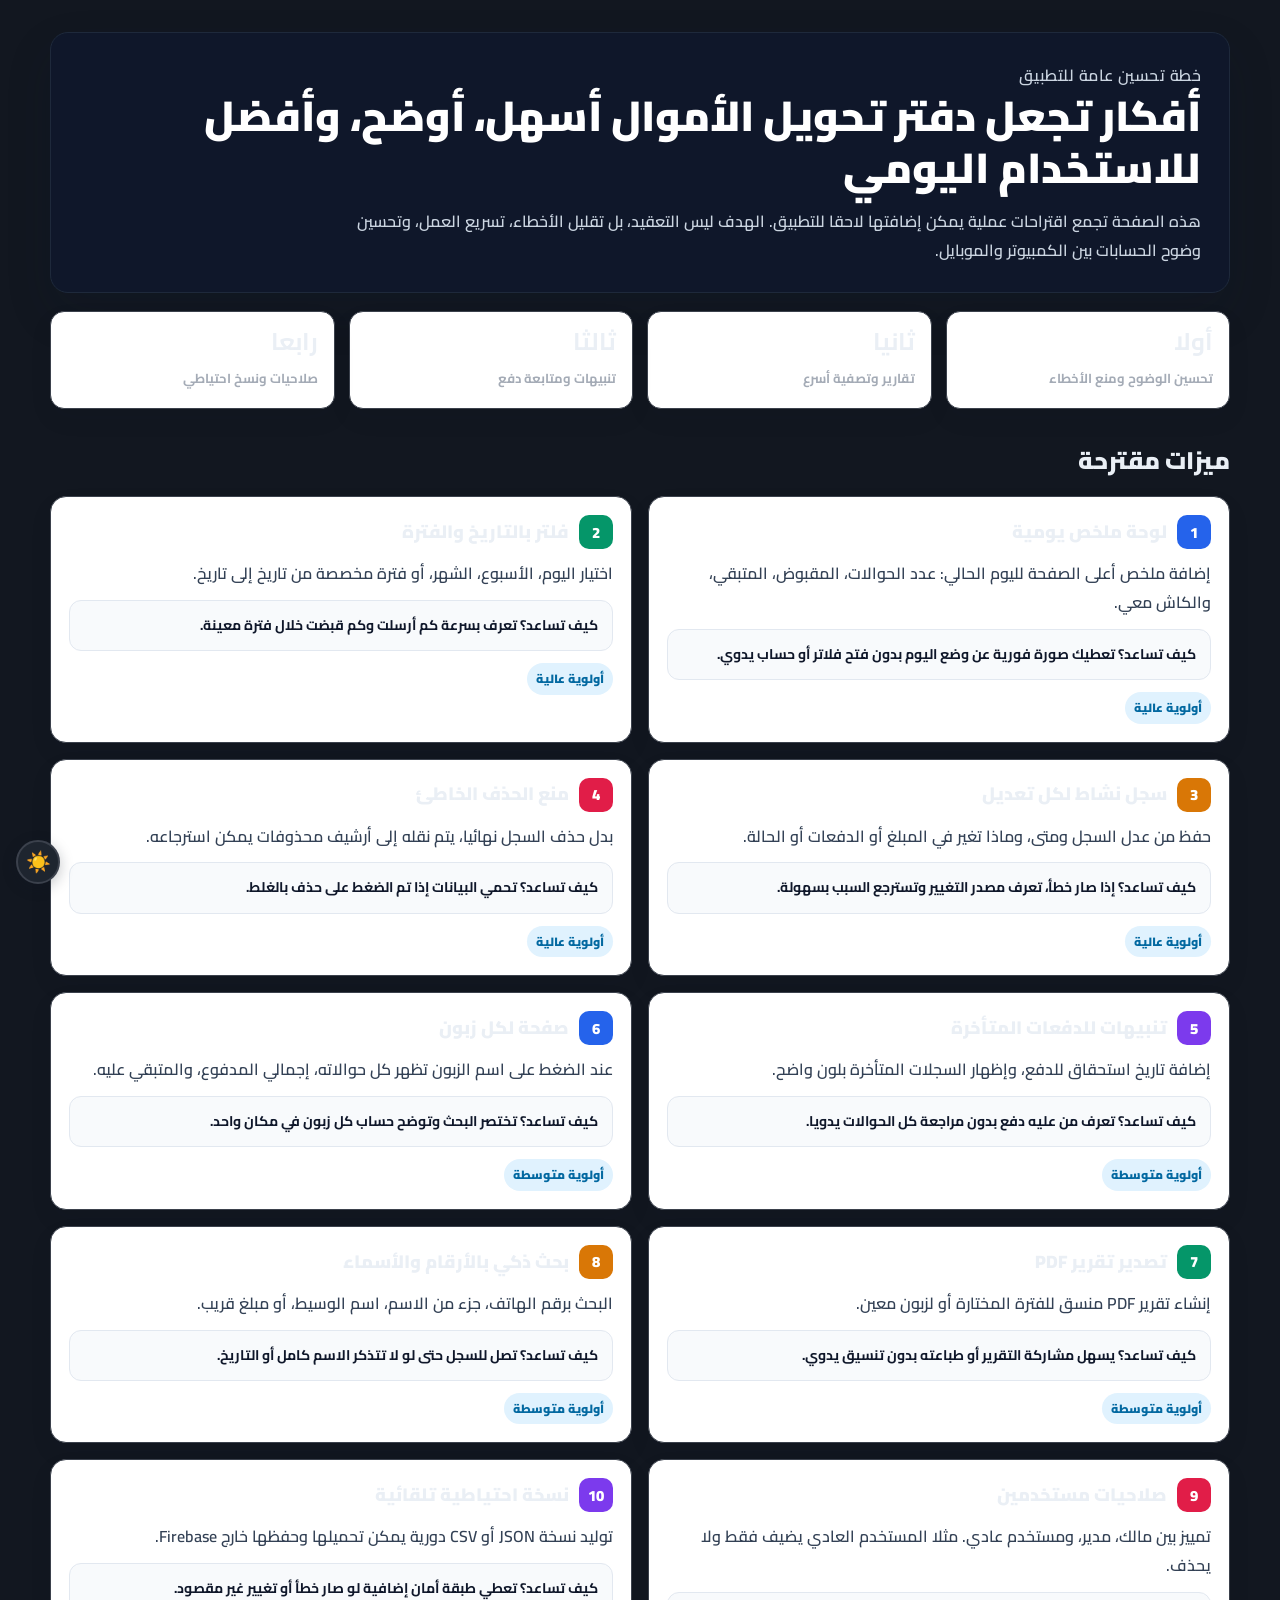
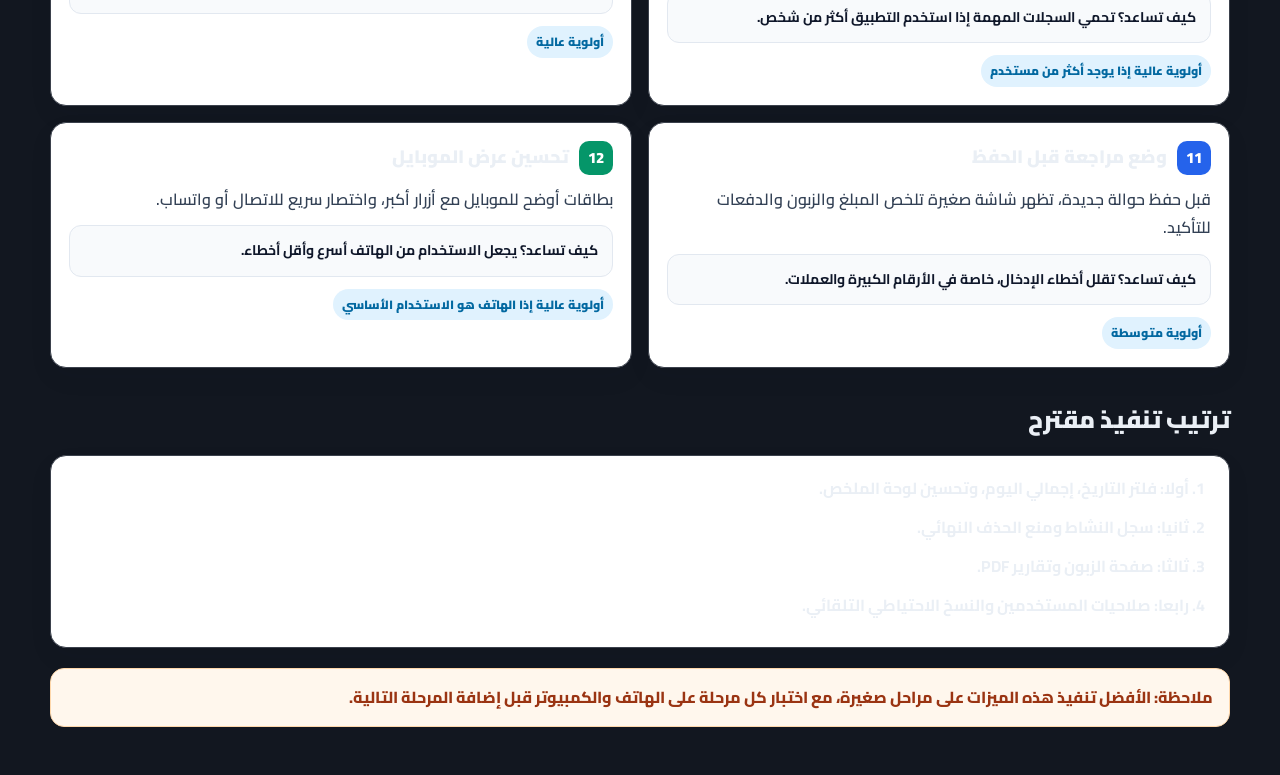
<file: future-improvements.html>
<!DOCTYPE html>
<html lang="ar" dir="rtl">
<head>
    <meta charset="UTF-8">
    <meta name="viewport" content="width=device-width, initial-scale=1.0">
    <link rel="icon" href="data:image/svg+xml,%3Csvg xmlns=%27http://www.w3.org/2000/svg%27 viewBox=%270 0 100 100%27%3E%3Crect width=%27100%27 height=%27100%27 rx=%2722%27 fill=%27%2310b981%27/%3E%3Ctext x=%2750%27 y=%2772%27 font-size=%2770%27 text-anchor=%27middle%27 fill=%27white%27%3E%E2%82%AC%3C/text%3E%3C/svg%3E">
    <title>أفكار تطوير دفتر تحويل الأموال</title>
    <link rel="preconnect" href="https://fonts.googleapis.com">
    <link rel="preconnect" href="https://fonts.gstatic.com" crossorigin>
    <link href="https://fonts.googleapis.com/css2?family=Cairo:wght@400;600;700;800;900&display=swap" rel="stylesheet">
    <style>
        :root {
            --bg: #f4f7fb;
            --card: #ffffff;
            --ink: #0f172a;
            --muted: #64748b;
            --line: #dbe4f0;
            --blue: #2563eb;
            --emerald: #059669;
            --amber: #d97706;
            --rose: #e11d48;
            --violet: #7c3aed;
        }

        * { box-sizing: border-box; }
        body {
            margin: 0;
            font-family: "Cairo", Arial, sans-serif;
            background: var(--bg);
            color: var(--ink);
            line-height: 1.8;
        }

        .page {
            width: min(1180px, calc(100% - 32px));
            margin: 0 auto;
            padding: 32px 0 48px;
        }

        .hero {
            background: #0f172a;
            color: white;
            border-radius: 18px;
            padding: 28px;
            border: 1px solid #1e293b;
            box-shadow: 0 20px 45px rgba(15, 23, 42, .16);
        }

        .eyebrow {
            margin: 0 0 8px;
            color: #93c5fd;
            font-size: 13px;
            font-weight: 800;
            letter-spacing: .03em;
        }

        h1, h2, h3, p { margin-top: 0; }
        h1 {
            margin-bottom: 12px;
            font-size: clamp(26px, 4vw, 42px);
            line-height: 1.25;
            font-weight: 900;
        }

        .hero p {
            max-width: 860px;
            margin-bottom: 0;
            color: #cbd5e1;
            font-size: 16px;
            font-weight: 600;
        }

        .summary {
            display: grid;
            grid-template-columns: repeat(4, minmax(0, 1fr));
            gap: 14px;
            margin: 18px 0 24px;
        }

        .metric {
            background: var(--card);
            border: 1px solid var(--line);
            border-radius: 14px;
            padding: 16px;
            box-shadow: 0 10px 25px rgba(15, 23, 42, .06);
        }

        .metric strong {
            display: block;
            font-size: 24px;
            line-height: 1.2;
            margin-bottom: 6px;
        }

        .metric span {
            color: var(--muted);
            font-size: 13px;
            font-weight: 700;
        }

        .section-title {
            margin: 30px 0 14px;
            font-size: 24px;
            font-weight: 900;
        }

        .grid {
            display: grid;
            grid-template-columns: repeat(2, minmax(0, 1fr));
            gap: 16px;
        }

        .feature {
            background: var(--card);
            border: 1px solid var(--line);
            border-radius: 16px;
            padding: 18px;
            box-shadow: 0 10px 25px rgba(15, 23, 42, .06);
        }

        .feature h3 {
            display: flex;
            align-items: center;
            gap: 10px;
            margin-bottom: 10px;
            font-size: 18px;
            font-weight: 900;
        }

        .tag {
            display: inline-flex;
            align-items: center;
            justify-content: center;
            min-width: 34px;
            height: 34px;
            border-radius: 10px;
            color: white;
            font-size: 15px;
            font-weight: 900;
        }

        .blue { background: var(--blue); }
        .emerald { background: var(--emerald); }
        .amber { background: var(--amber); }
        .rose { background: var(--rose); }
        .violet { background: var(--violet); }

        .feature p {
            margin-bottom: 12px;
            color: #334155;
            font-weight: 600;
        }

        .helps {
            margin: 0;
            padding: 12px 14px;
            background: #f8fafc;
            border: 1px solid #e2e8f0;
            border-radius: 12px;
            color: #0f172a;
            font-size: 14px;
            font-weight: 700;
        }

        .priority {
            display: inline-block;
            margin-top: 12px;
            padding: 5px 9px;
            border-radius: 999px;
            background: #e0f2fe;
            color: #0369a1;
            font-size: 12px;
            font-weight: 900;
        }

        .roadmap {
            background: white;
            border: 1px solid var(--line);
            border-radius: 16px;
            padding: 18px;
            box-shadow: 0 10px 25px rgba(15, 23, 42, .06);
        }

        .roadmap ol {
            margin: 0;
            padding: 0 22px 0 0;
        }

        .roadmap li {
            margin-bottom: 10px;
            font-weight: 700;
        }

        .note {
            margin-top: 20px;
            padding: 14px 16px;
            border-radius: 14px;
            background: #fff7ed;
            border: 1px solid #fed7aa;
            color: #9a3412;
            font-weight: 800;
        }

        @media (max-width: 860px) {
            .summary, .grid { grid-template-columns: 1fr; }
            .page { width: min(100% - 22px, 1180px); padding-top: 18px; }
            .hero { padding: 22px; }
        }
    </style>
    <link rel="stylesheet" href="./theme.css">
    <script src="./theme.js"></script>
</head>
<body>
    <main class="page">
        <section class="hero">
            <p class="eyebrow">خطة تحسين عامة للتطبيق</p>
            <h1>أفكار تجعل دفتر تحويل الأموال أسهل، أوضح، وأفضل للاستخدام اليومي</h1>
            <p>
                هذه الصفحة تجمع اقتراحات عملية يمكن إضافتها لاحقا للتطبيق. الهدف ليس التعقيد، بل تقليل الأخطاء،
                تسريع العمل، وتحسين وضوح الحسابات بين الكمبيوتر والموبايل.
            </p>
        </section>

        <section class="summary" aria-label="ملخص الأولويات">
            <div class="metric">
                <strong>أولا</strong>
                <span>تحسين الوضوح ومنع الأخطاء</span>
            </div>
            <div class="metric">
                <strong>ثانيا</strong>
                <span>تقارير وتصفية أسرع</span>
            </div>
            <div class="metric">
                <strong>ثالثا</strong>
                <span>تنبيهات ومتابعة دفع</span>
            </div>
            <div class="metric">
                <strong>رابعا</strong>
                <span>صلاحيات ونسخ احتياطي</span>
            </div>
        </section>

        <h2 class="section-title">ميزات مقترحة</h2>

        <section class="grid">
            <article class="feature">
                <h3><span class="tag blue">1</span> لوحة ملخص يومية</h3>
                <p>إضافة ملخص أعلى الصفحة لليوم الحالي: عدد الحوالات، المقبوض، المتبقي، والكاش معي.</p>
                <div class="helps">كيف تساعد؟ تعطيك صورة فورية عن وضع اليوم بدون فتح فلاتر أو حساب يدوي.</div>
                <span class="priority">أولوية عالية</span>
            </article>

            <article class="feature">
                <h3><span class="tag emerald">2</span> فلتر بالتاريخ والفترة</h3>
                <p>اختيار اليوم، الأسبوع، الشهر، أو فترة مخصصة من تاريخ إلى تاريخ.</p>
                <div class="helps">كيف تساعد؟ تعرف بسرعة كم أرسلت وكم قبضت خلال فترة معينة.</div>
                <span class="priority">أولوية عالية</span>
            </article>

            <article class="feature">
                <h3><span class="tag amber">3</span> سجل نشاط لكل تعديل</h3>
                <p>حفظ من عدل السجل ومتى، وماذا تغير في المبلغ أو الدفعات أو الحالة.</p>
                <div class="helps">كيف تساعد؟ إذا صار خطأ، تعرف مصدر التغيير وتسترجع السبب بسهولة.</div>
                <span class="priority">أولوية عالية</span>
            </article>

            <article class="feature">
                <h3><span class="tag rose">4</span> منع الحذف الخاطئ</h3>
                <p>بدل حذف السجل نهائيا، يتم نقله إلى أرشيف محذوفات يمكن استرجاعه.</p>
                <div class="helps">كيف تساعد؟ تحمي البيانات إذا تم الضغط على حذف بالغلط.</div>
                <span class="priority">أولوية عالية</span>
            </article>

            <article class="feature">
                <h3><span class="tag violet">5</span> تنبيهات للدفعات المتأخرة</h3>
                <p>إضافة تاريخ استحقاق للدفع، وإظهار السجلات المتأخرة بلون واضح.</p>
                <div class="helps">كيف تساعد؟ تعرف من عليه دفع بدون مراجعة كل الحوالات يدويا.</div>
                <span class="priority">أولوية متوسطة</span>
            </article>

            <article class="feature">
                <h3><span class="tag blue">6</span> صفحة لكل زبون</h3>
                <p>عند الضغط على اسم الزبون تظهر كل حوالاته، إجمالي المدفوع، والمتبقي عليه.</p>
                <div class="helps">كيف تساعد؟ تختصر البحث وتوضح حساب كل زبون في مكان واحد.</div>
                <span class="priority">أولوية متوسطة</span>
            </article>

            <article class="feature">
                <h3><span class="tag emerald">7</span> تصدير تقرير PDF</h3>
                <p>إنشاء تقرير PDF منسق للفترة المختارة أو لزبون معين.</p>
                <div class="helps">كيف تساعد؟ يسهل مشاركة التقرير أو طباعته بدون تنسيق يدوي.</div>
                <span class="priority">أولوية متوسطة</span>
            </article>

            <article class="feature">
                <h3><span class="tag amber">8</span> بحث ذكي بالأرقام والأسماء</h3>
                <p>البحث برقم الهاتف، جزء من الاسم، اسم الوسيط، أو مبلغ قريب.</p>
                <div class="helps">كيف تساعد؟ تصل للسجل حتى لو لا تتذكر الاسم كامل أو التاريخ.</div>
                <span class="priority">أولوية متوسطة</span>
            </article>

            <article class="feature">
                <h3><span class="tag rose">9</span> صلاحيات مستخدمين</h3>
                <p>تمييز بين مالك، مدير، ومستخدم عادي. مثلا المستخدم العادي يضيف فقط ولا يحذف.</p>
                <div class="helps">كيف تساعد؟ تحمي السجلات المهمة إذا استخدم التطبيق أكثر من شخص.</div>
                <span class="priority">أولوية عالية إذا يوجد أكثر من مستخدم</span>
            </article>

            <article class="feature">
                <h3><span class="tag violet">10</span> نسخة احتياطية تلقائية</h3>
                <p>توليد نسخة JSON أو CSV دورية يمكن تحميلها وحفظها خارج Firebase.</p>
                <div class="helps">كيف تساعد؟ تعطي طبقة أمان إضافية لو صار خطأ أو تغيير غير مقصود.</div>
                <span class="priority">أولوية عالية</span>
            </article>

            <article class="feature">
                <h3><span class="tag blue">11</span> وضع مراجعة قبل الحفظ</h3>
                <p>قبل حفظ حوالة جديدة، تظهر شاشة صغيرة تلخص المبلغ والزبون والدفعات للتأكيد.</p>
                <div class="helps">كيف تساعد؟ تقلل أخطاء الإدخال، خاصة في الأرقام الكبيرة والعملات.</div>
                <span class="priority">أولوية متوسطة</span>
            </article>

            <article class="feature">
                <h3><span class="tag emerald">12</span> تحسين عرض الموبايل</h3>
                <p>بطاقات أوضح للموبايل مع أزرار أكبر، واختصار سريع للاتصال أو واتساب.</p>
                <div class="helps">كيف تساعد؟ يجعل الاستخدام من الهاتف أسرع وأقل أخطاء.</div>
                <span class="priority">أولوية عالية إذا الهاتف هو الاستخدام الأساسي</span>
            </article>
        </section>

        <h2 class="section-title">ترتيب تنفيذ مقترح</h2>
        <section class="roadmap">
            <ol>
                <li>أولا: فلتر التاريخ، إجمالي اليوم، وتحسين لوحة الملخص.</li>
                <li>ثانيا: سجل النشاط ومنع الحذف النهائي.</li>
                <li>ثالثا: صفحة الزبون وتقارير PDF.</li>
                <li>رابعا: صلاحيات المستخدمين والنسخ الاحتياطي التلقائي.</li>
            </ol>
        </section>

        <div class="note">
            ملاحظة: الأفضل تنفيذ هذه الميزات على مراحل صغيرة، مع اختبار كل مرحلة على الهاتف والكمبيوتر قبل إضافة المرحلة التالية.
        </div>
    </main>
</body>
</html>
</file>
<file: theme.css>
/* ==========================================================================
   Theme: Nexus-AI (light default + dark), sky-blue accent.

   HOW IT IS CONTROLLED
   - Same structure as Nexus-AI css/style.css: light tokens in :root, dark tokens
     in html[data-theme="dark"]. The "Nexus-AI base palette" tokens below are
     copied from there; to follow a Nexus-AI palette change, paste its two
     blocks over the ones here. Everything else on the page derives from tokens.
   - theme.js sets data-theme and injects the switch (remembered in localStorage).
   - Screen only: printed receipts and reports keep their own white styling.
   ========================================================================== */
@media screen {
  /* ---------- LIGHT (default) ---------- */
  :root {
    /* Nexus-AI base palette (light) */
    --bg:        oklch(0.98 0.005 255);
    --bg-2:      oklch(0.965 0.006 255);
    --panel:     oklch(1 0 0);
    --panel-2:   oklch(0.95 0.008 255);
    --text:      oklch(0.26 0.03 260);
    --muted:     oklch(0.47 0.03 260);
    --dim:       oklch(0.62 0.025 260);
    --line:      oklch(0.90 0.012 255);
    --line-soft: oklch(0.94 0.008 255);
    --accent:    oklch(0.70 0.14 233);
    --accent-2:  oklch(0.60 0.14 233);
    --accent-bg: oklch(0.70 0.14 233 / 0.14);
    --warm-ink:  oklch(0.99 0.01 255);

    /* App-only tokens (light) */
    --accent-solid: oklch(0.55 0.14 233);
    --accent-ink:   oklch(0.55 0.14 233);   /* blue text on tinted surfaces */
    --accent-line:  oklch(0.70 0.14 233 / 0.45);
    --chrome-bg:    oklch(0.26 0.03 260);   /* header + table head */
    --chrome-btn:   oklch(0.33 0.03 260);
    --chrome-btn-2: oklch(0.40 0.03 260);
    --chrome-line:  oklch(0.42 0.03 260);
    --chrome-text:  oklch(0.94 0.01 255);
    --chrome-muted: oklch(0.80 0.02 258);
    --ok-bg:   oklch(0.95 0.05 160);  --ok-line:   oklch(0.84 0.09 160);  --ok-text:   oklch(0.40 0.11 160);
    --warn-bg: oklch(0.96 0.06 85);   --warn-line: oklch(0.84 0.11 80);   --warn-text: oklch(0.45 0.11 70);
    --bad-bg:  oklch(0.95 0.04 20);   --bad-line:  oklch(0.84 0.09 20);   --bad-text:  oklch(0.46 0.16 22);
    --priv-bg: oklch(0.95 0.04 300);  --priv-line: oklch(0.84 0.09 300);  --priv-text: oklch(0.42 0.14 300);
    color-scheme: light;
  }

  /* ---------- DARK (Nexus-AI dark) ---------- */
  html[data-theme="dark"] {
    /* Nexus-AI base palette (dark) */
    --bg:        oklch(0.205 0.018 260);
    --bg-2:      oklch(0.238 0.020 260);
    --panel:     oklch(0.262 0.022 260);
    --panel-2:   oklch(0.300 0.024 260);
    --text:      oklch(0.95 0.010 255);
    --muted:     oklch(0.74 0.018 258);
    --dim:       oklch(0.60 0.018 258);
    --line:      oklch(0.375 0.020 260);
    --line-soft: oklch(0.320 0.016 260);
    --accent:    oklch(0.74 0.15 233);
    --accent-2:  oklch(0.64 0.15 233);
    --accent-bg: oklch(0.74 0.15 233 / 0.18);
    --warm-ink:  oklch(0.16 0.02 260);

    /* App-only tokens (dark) */
    --accent-solid: oklch(0.52 0.14 233);
    --accent-ink:   oklch(0.80 0.12 233);
    --accent-line:  oklch(0.74 0.15 233 / 0.45);
    --chrome-bg:    oklch(0.238 0.020 260);
    --chrome-btn:   oklch(0.262 0.022 260);
    --chrome-btn-2: oklch(0.300 0.024 260);
    --chrome-line:  oklch(0.375 0.020 260);
    --chrome-text:  oklch(0.95 0.010 255);
    --chrome-muted: oklch(0.74 0.018 258);
    --ok-bg:   oklch(0.36 0.07 160 / 0.55);  --ok-line:   oklch(0.52 0.10 160 / 0.6);  --ok-text:   oklch(0.84 0.14 160);
    --warn-bg: oklch(0.36 0.07 75 / 0.55);   --warn-line: oklch(0.55 0.11 75 / 0.6);   --warn-text: oklch(0.86 0.14 80);
    --bad-bg:  oklch(0.34 0.09 20 / 0.55);   --bad-line:  oklch(0.52 0.13 20 / 0.6);   --bad-text:  oklch(0.82 0.14 22);
    --priv-bg: oklch(0.35 0.08 300 / 0.55);  --priv-line: oklch(0.52 0.11 300 / 0.6);  --priv-text: oklch(0.85 0.12 300);
    color-scheme: dark;
  }

  /* ======================================================================
     Rules below only use tokens, so they work for both themes.
     ====================================================================== */

  /* ---------- Page + scrollbars ---------- */
  html, body, body.bg-slate-100 { background: var(--bg) !important; color: var(--text) !important; }
  ::-webkit-scrollbar-track { background: var(--bg-2) !important; }
  ::-webkit-scrollbar-thumb { background: var(--line) !important; }
  ::-webkit-scrollbar-thumb:hover { background: var(--dim) !important; }

  /* ---------- Surfaces ---------- */
  .bg-white { background-color: var(--panel) !important; }
  .bg-slate-50 { background-color: var(--bg-2) !important; }
  .bg-slate-100, .bg-slate-100\/80 { background-color: var(--panel-2) !important; }
  .bg-slate-200 { background-color: var(--line-soft) !important; }
  .bg-slate-300 { background-color: var(--line) !important; }
  /* header + table head + their buttons */
  .bg-slate-900 { background-color: var(--chrome-bg) !important; }
  .bg-slate-800 { background-color: var(--chrome-btn) !important; }
  .bg-slate-700 { background-color: var(--chrome-btn-2) !important; }
  .hover\:bg-slate-700:hover, .hover\:bg-slate-800:hover { background-color: var(--chrome-btn-2) !important; }
  .text-slate-200 { color: var(--chrome-text) !important; }
  .text-slate-300 { color: var(--chrome-muted) !important; }
  .border-slate-700, .border-slate-800 { border-color: var(--chrome-line) !important; }

  /* ---------- Text ---------- */
  .text-slate-950, .text-slate-900, .text-slate-800 { color: var(--text) !important; }
  .text-slate-700, .text-slate-600, .text-slate-500 { color: var(--muted) !important; }
  .text-slate-400 { color: var(--dim) !important; }

  /* ---------- Borders ---------- */
  .border-slate-100, .divide-slate-100 > * + * { border-color: var(--line-soft) !important; }
  .border-slate-200, .border-slate-300 { border-color: var(--line) !important; }

  /* ---------- Inputs ---------- */
  input, select, textarea { color: var(--text); }
  input.bg-white, select.bg-white, textarea.bg-white { background-color: var(--bg-2) !important; }
  input::placeholder, textarea::placeholder { color: var(--dim) !important; }
  select option { background: var(--panel); color: var(--text); }

  /* ---------- Accent (was emerald): buttons, focus, highlights ---------- */
  .bg-emerald-400, .bg-emerald-500, .bg-green-500 { background-color: var(--accent) !important; }
  .bg-emerald-600, .bg-emerald-700, .bg-green-600 { background-color: var(--accent-solid) !important; }
  .bg-emerald-500\/20 { background-color: var(--accent-bg) !important; }
  .hover\:bg-emerald-400:hover, .hover\:bg-emerald-500:hover { background-color: var(--accent-2) !important; }
  .hover\:bg-emerald-600:hover, .hover\:bg-emerald-700:hover { background-color: var(--accent-solid) !important; }
  .bg-emerald-400.text-slate-950, .bg-emerald-500.text-slate-950, .bg-green-500.text-slate-950,
  .bg-emerald-400.text-white, .bg-emerald-500.text-white { color: var(--warm-ink) !important; }
  .bg-emerald-600.text-white, .bg-emerald-700.text-white, .bg-green-600.text-white { color: #fff !important; }
  .text-emerald-300, .text-emerald-400, .text-cyan-300, .text-cyan-400, .text-cyan-600 { color: var(--accent) !important; }
  .border-emerald-500, .border-emerald-500\/40, .focus\:border-emerald-500:focus { border-color: var(--accent) !important; }
  .ring-emerald-500, .focus\:ring-emerald-500:focus { --tw-ring-color: var(--accent) !important; }
  .ring-sky-400 { --tw-ring-color: var(--accent) !important; }
  .hover\:text-emerald-700:hover, .hover\:text-emerald-600:hover { color: var(--accent-ink) !important; }

  /* ---------- Success tints (paid / complete) ---------- */
  .bg-emerald-50, .bg-emerald-100 { background-color: var(--ok-bg) !important; }
  .text-emerald-100, .text-emerald-600, .text-emerald-700, .text-emerald-800, .text-emerald-950 { color: var(--ok-text) !important; }
  .border-emerald-100, .border-emerald-200, .border-emerald-300 { border-color: var(--ok-line) !important; }
  .hover\:bg-emerald-50:hover, .hover\:bg-emerald-100:hover { background-color: var(--ok-bg) !important; }

  /* ---------- Warning tints (remaining) ---------- */
  .bg-amber-50, .bg-amber-100 { background-color: var(--warn-bg) !important; }
  .bg-amber-700, .bg-amber-800 { background-color: oklch(0.50 0.12 70) !important; }
  .text-amber-100, .text-amber-300, .text-amber-400, .text-amber-600, .text-amber-700, .text-amber-800 { color: var(--warn-text) !important; }
  .border-amber-100, .border-amber-200, .border-amber-300 { border-color: var(--warn-line) !important; }

  /* ---------- Danger tints ---------- */
  .bg-red-50, .bg-red-100, .bg-rose-50, .bg-rose-100 { background-color: var(--bad-bg) !important; }
  .text-red-100, .text-red-500, .text-red-600, .text-red-700, .text-rose-700 { color: var(--bad-text) !important; }
  .border-red-200, .border-rose-100, .border-rose-200 { border-color: var(--bad-line) !important; }
  .hover\:bg-red-50:hover, .hover\:bg-rose-50:hover { background-color: var(--bad-bg) !important; }
  .hover\:text-red-600:hover, .hover\:text-red-700:hover { color: var(--bad-text) !important; }

  /* ---------- Info tints (blue / indigo / sky) ---------- */
  .bg-blue-50, .bg-blue-100, .bg-indigo-50, .bg-indigo-100, .bg-sky-50, .bg-sky-100 { background-color: var(--accent-bg) !important; }
  .bg-blue-700, .bg-blue-800, .bg-sky-500, .bg-sky-600 { background-color: var(--accent-solid) !important; }
  .text-blue-100, .text-blue-700, .text-indigo-600, .text-indigo-700, .text-sky-700, .text-sky-800, .text-sky-950 { color: var(--accent-ink) !important; }
  .border-blue-100, .border-indigo-100, .border-indigo-200, .border-sky-100, .border-sky-200, .border-sky-500 { border-color: var(--accent-line) !important; }
  .hover\:bg-blue-100:hover, .hover\:bg-blue-50:hover, .hover\:bg-violet-50:hover, .hover\:bg-violet-100:hover { background-color: var(--accent-bg) !important; }
  .hover\:text-blue-700:hover, .hover\:text-violet-700:hover { color: var(--accent-ink) !important; }

  /* ---------- Private (violet) tints ---------- */
  .bg-violet-50, .bg-violet-100 { background-color: var(--priv-bg) !important; }
  .bg-violet-700, .bg-violet-800 { background-color: oklch(0.48 0.14 300) !important; }
  .text-violet-100, .text-violet-300, .text-violet-400, .text-violet-500, .text-violet-700, .text-violet-800 { color: var(--priv-text) !important; }
  .border-violet-200, .border-violet-300 { border-color: var(--priv-line) !important; }
  .ring-violet-400, .ring-violet-500, .focus\:ring-violet-500:focus { --tw-ring-color: oklch(0.65 0.14 300) !important; }

  /* ---------- Colored icons/text sitting on the dark header + table head stay bright ---------- */
  header .text-amber-300, header .text-amber-400 { color: oklch(0.85 0.14 80) !important; }
  header .text-violet-300, header .text-violet-400, thead .text-violet-300 { color: oklch(0.86 0.11 300) !important; }
  header .text-red-100, header .text-red-500 { color: oklch(0.82 0.14 22) !important; }

  /* ---------- Hover states on neutrals ---------- */
  .hover\:bg-slate-50:hover, .hover\:bg-slate-100:hover, .hover\:bg-slate-200:hover { background-color: var(--panel-2) !important; }
  .hover\:text-slate-600:hover, .hover\:text-slate-700:hover, .hover\:text-slate-900:hover { color: var(--text) !important; }

  /* ---------- The page's own small CSS rules ---------- */
  .filter-select-icon { color: var(--muted) !important; }
  .filter-status .filter-select-icon { color: var(--accent-ink) !important; background: var(--accent-bg) !important; }
  .filter-sort .filter-select-icon { color: var(--priv-text) !important; background: var(--priv-bg) !important; }

  /* ---------- Theme switch button ---------- */
  .theme-toggle { position: fixed; bottom: 1rem; left: 1rem; z-index: 45; width: 2.75rem; height: 2.75rem; border-radius: 9999px; border: 2px solid var(--line); background: var(--panel); color: var(--text); font-size: 1.25rem; line-height: 1; cursor: pointer; box-shadow: 0 4px 14px oklch(0.2 0.03 260 / 0.25); display: flex; align-items: center; justify-content: center; }
  .theme-toggle:hover { border-color: var(--accent); transform: scale(1.06); }
}
@media print { .theme-toggle { display: none !important; } }

/* ---------- Brand mark (header) ---------- */
@media screen {
  .brand-word { font-family: "Archivo Black", "Cairo", sans-serif; letter-spacing: .03em; font-weight: 400; line-height: 1; }
  .brand-accent { color: var(--accent); margin-inline-start: .18em; }
  .app-brand-badge { font-family: "JetBrains Mono", ui-monospace, monospace; font-weight: 700; letter-spacing: .12em; font-size: .65rem; }
}
</file>
